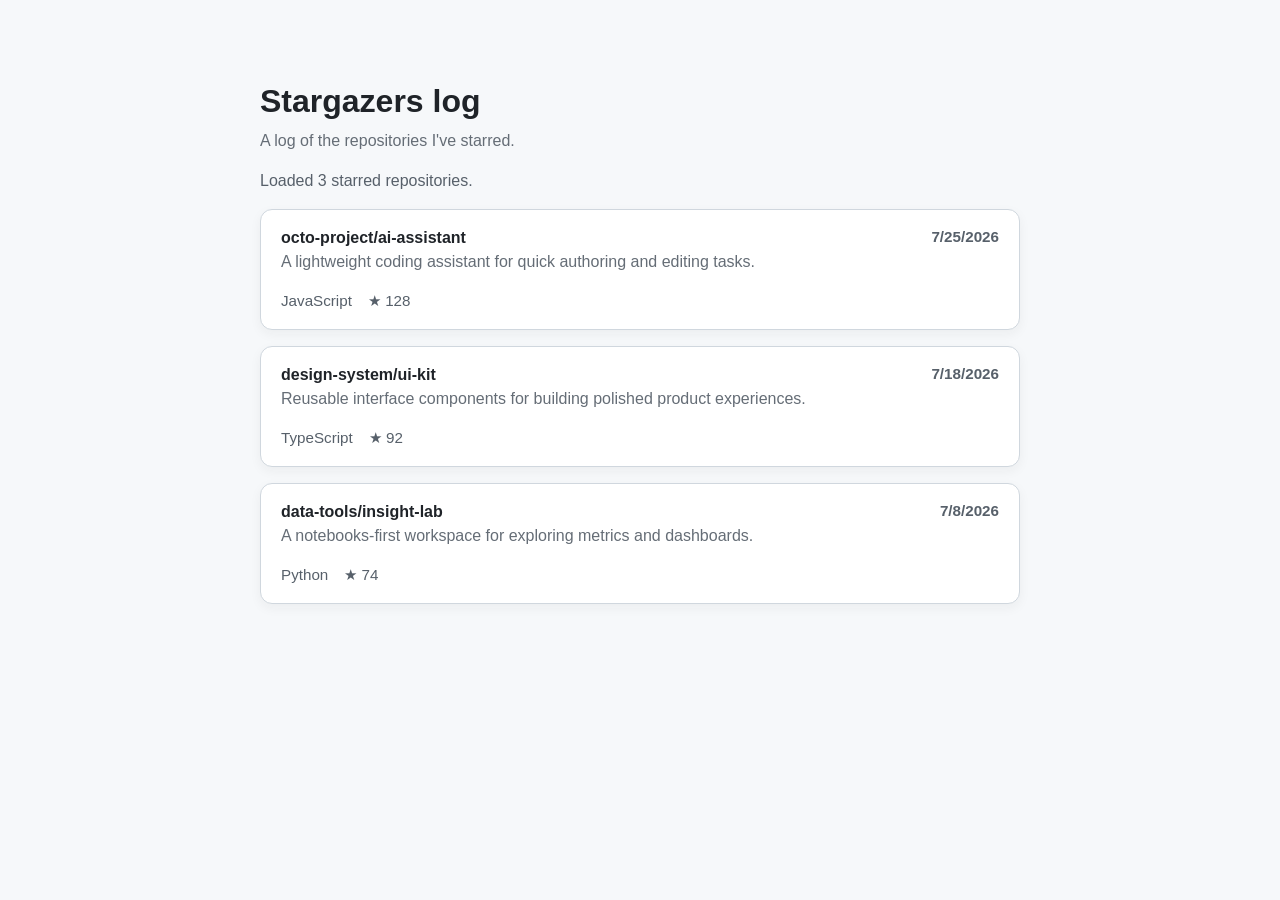
<file: index.html>
<!DOCTYPE html>
<html lang="en">
  <head>
    <meta charset="utf-8">
    <meta name="viewport" content="width=device-width, initial-scale=1.0">
    <title>Stargazers log</title>
    <link rel="stylesheet" href="style.css">
  </head>
  <body>
    <main>
      <h1 id="page-title">Stargazers log</h1>
      <p id="page-description">A log of the repositories I've starred.</p>
      <p id="events-status" role="status" aria-live="polite">Loading starred repositories…</p>
      <ul id="events-list" aria-labelledby="page-title"></ul>
    </main>

    <script src="script.js" defer></script>
  </body>
</html>
</file>
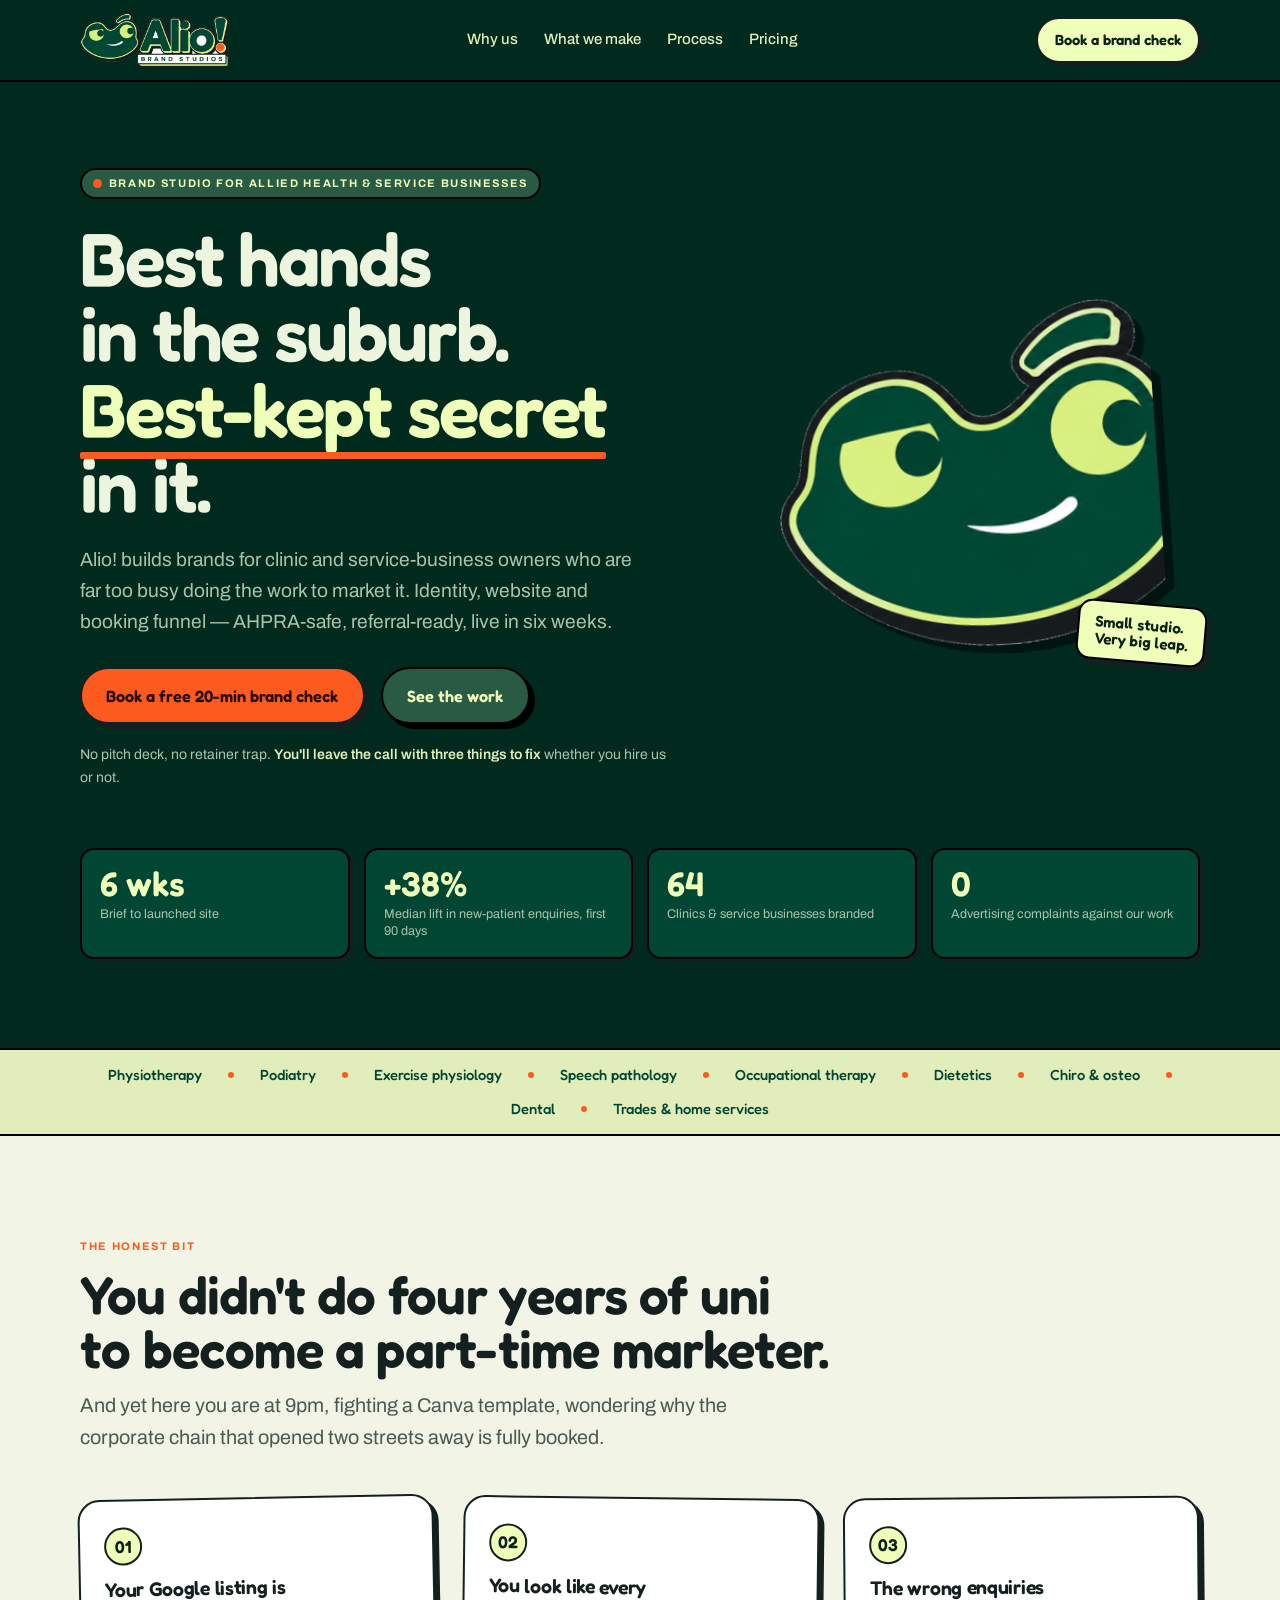
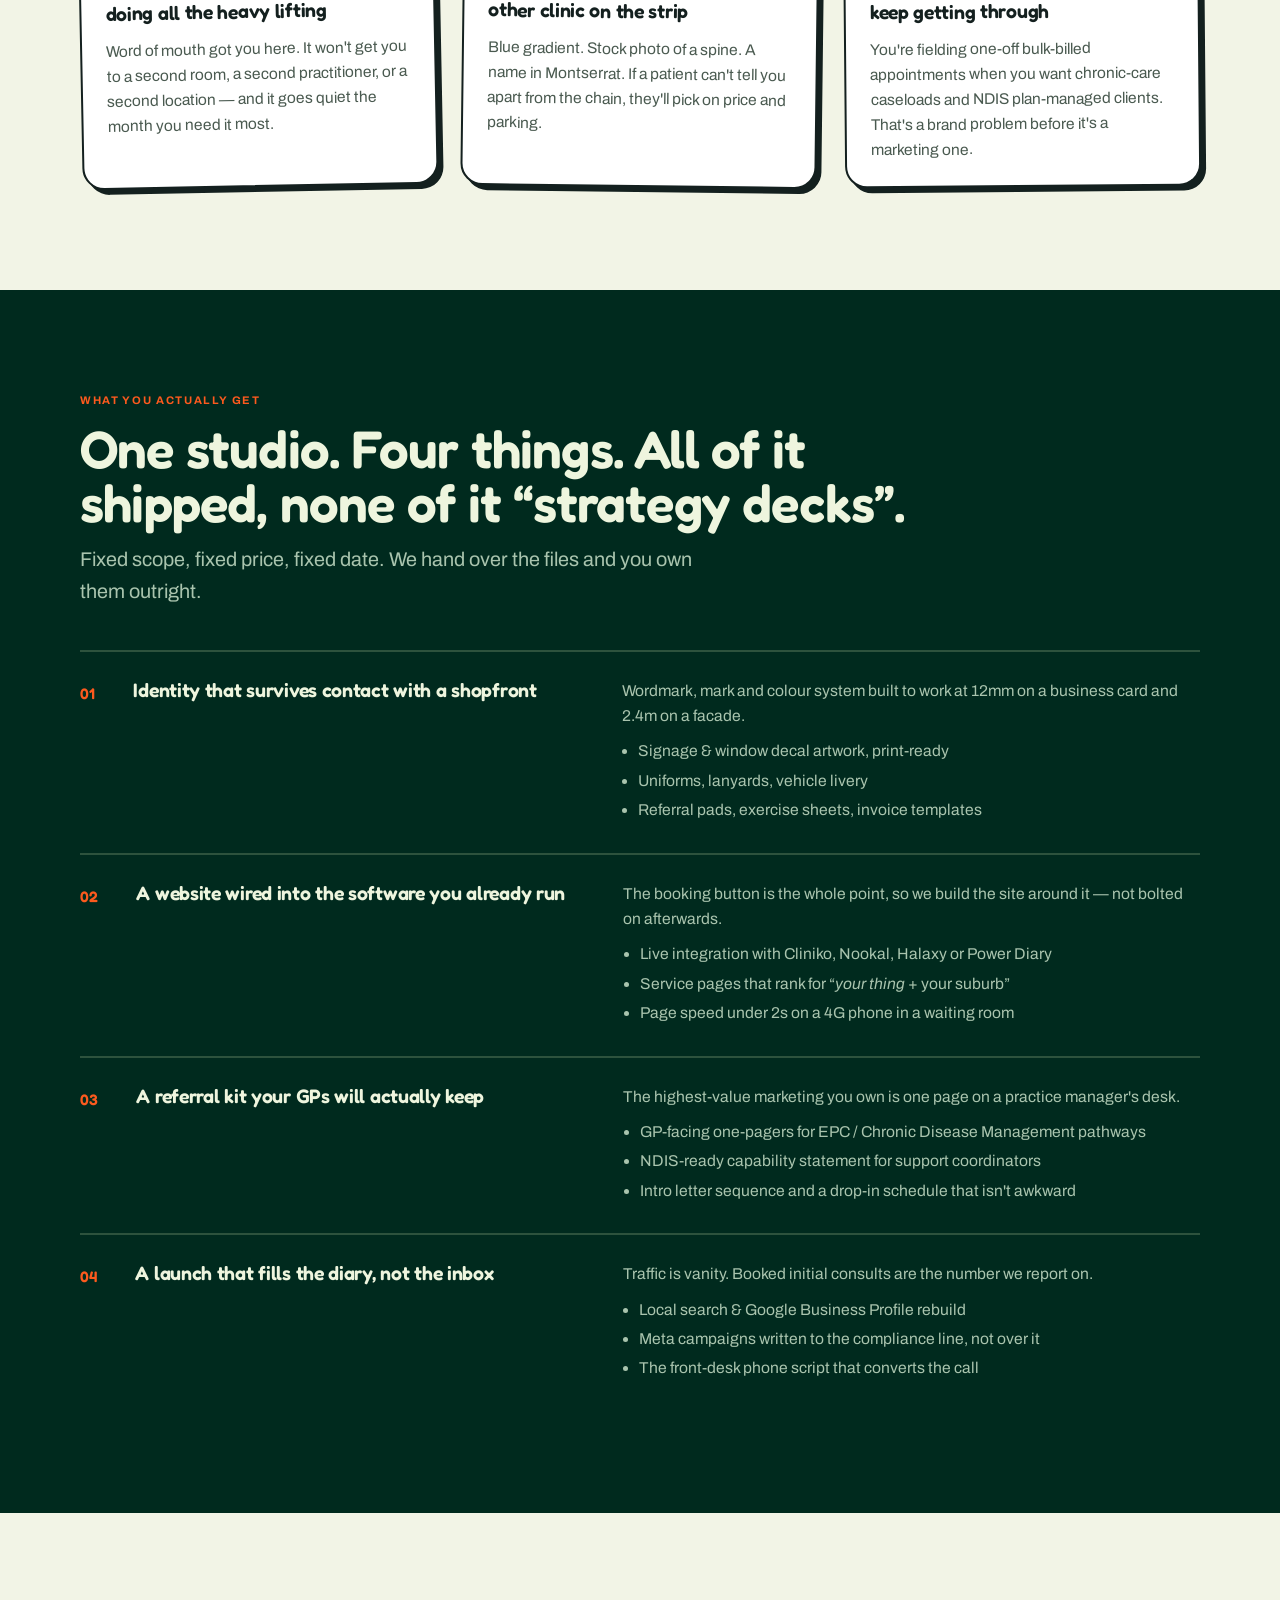
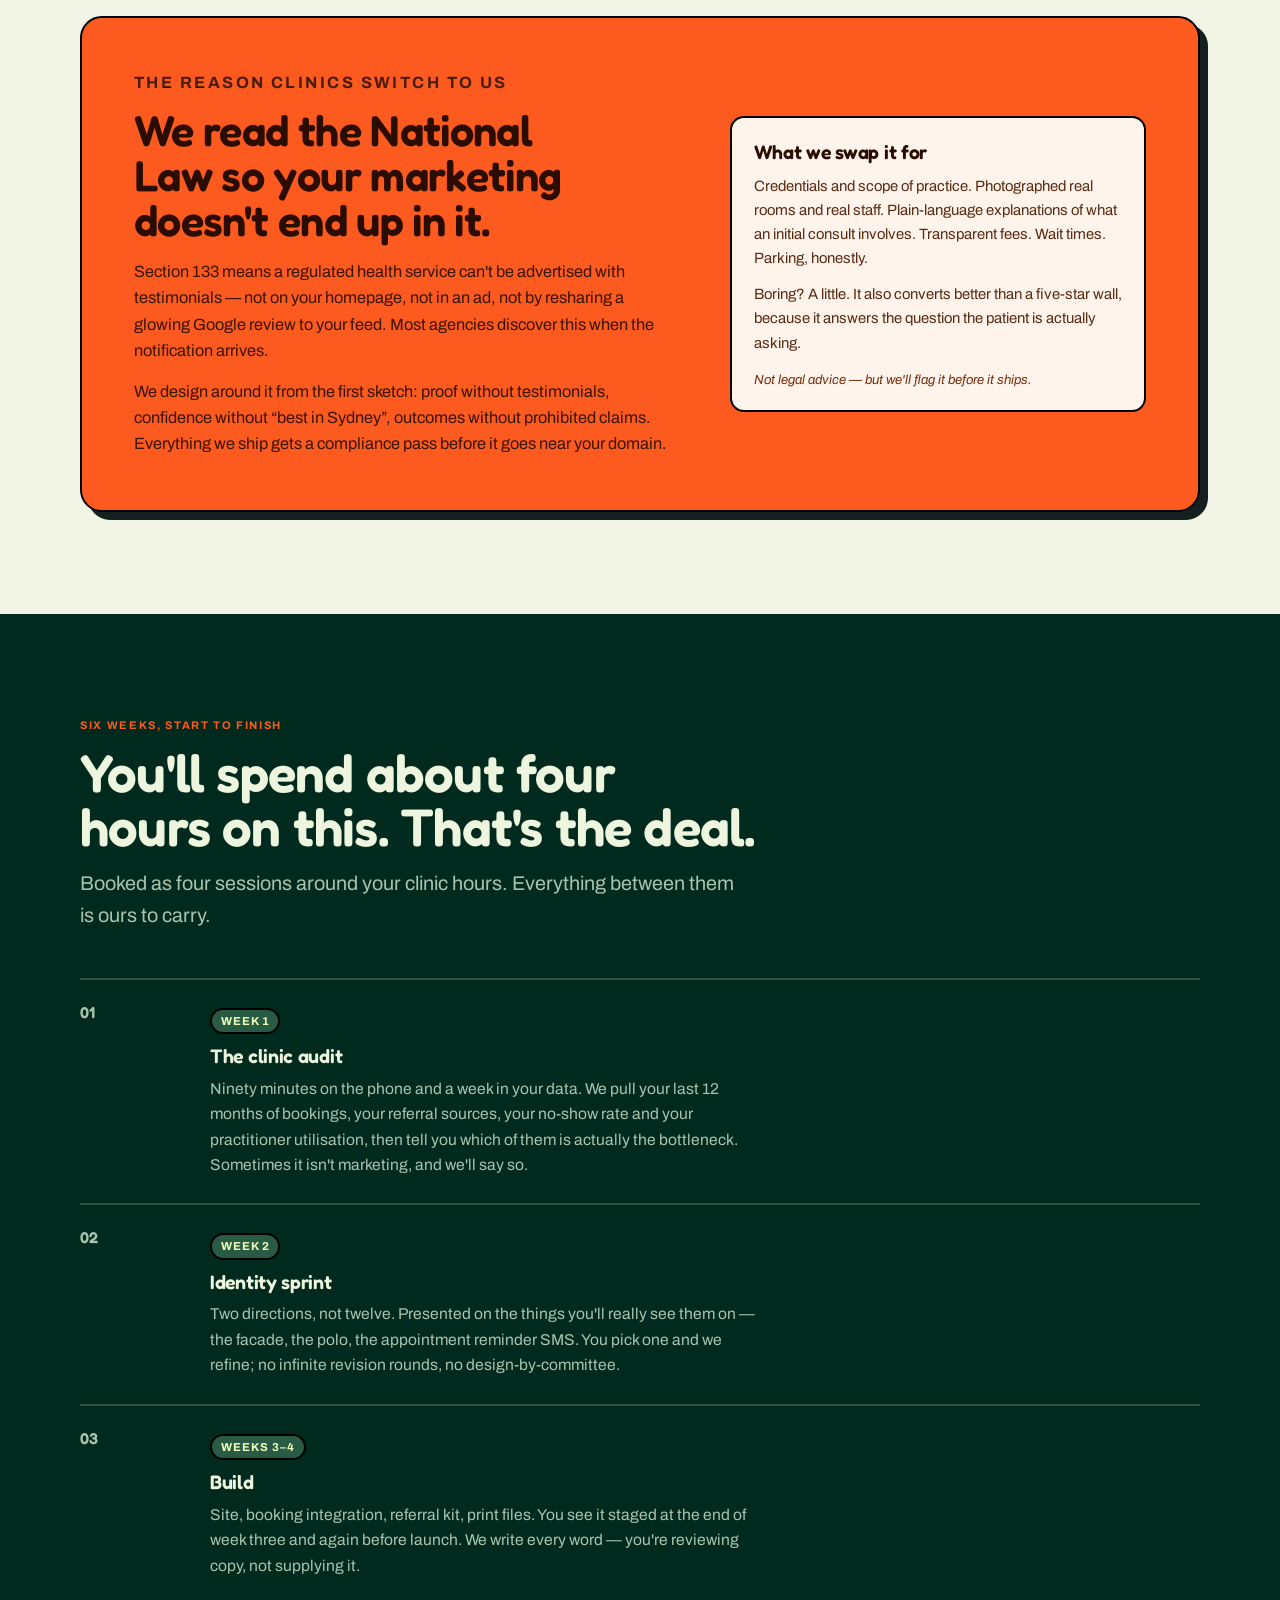
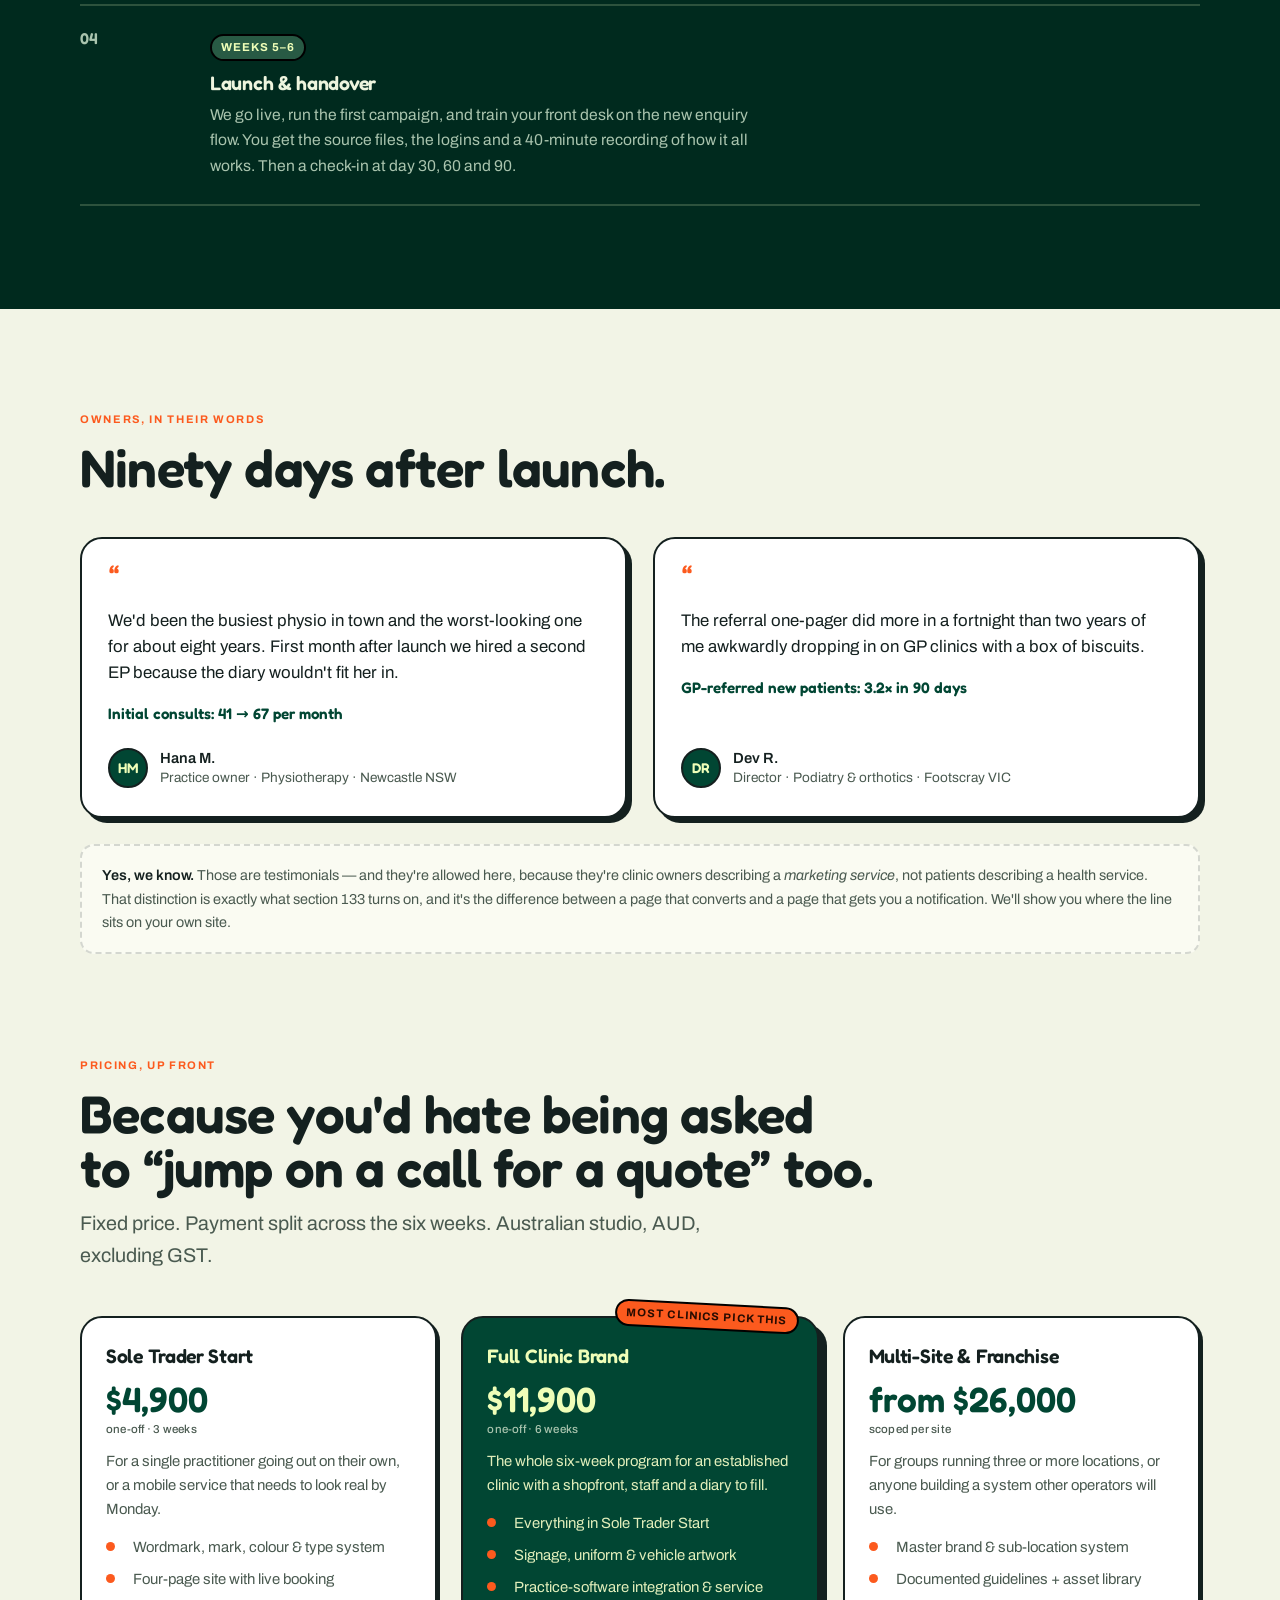
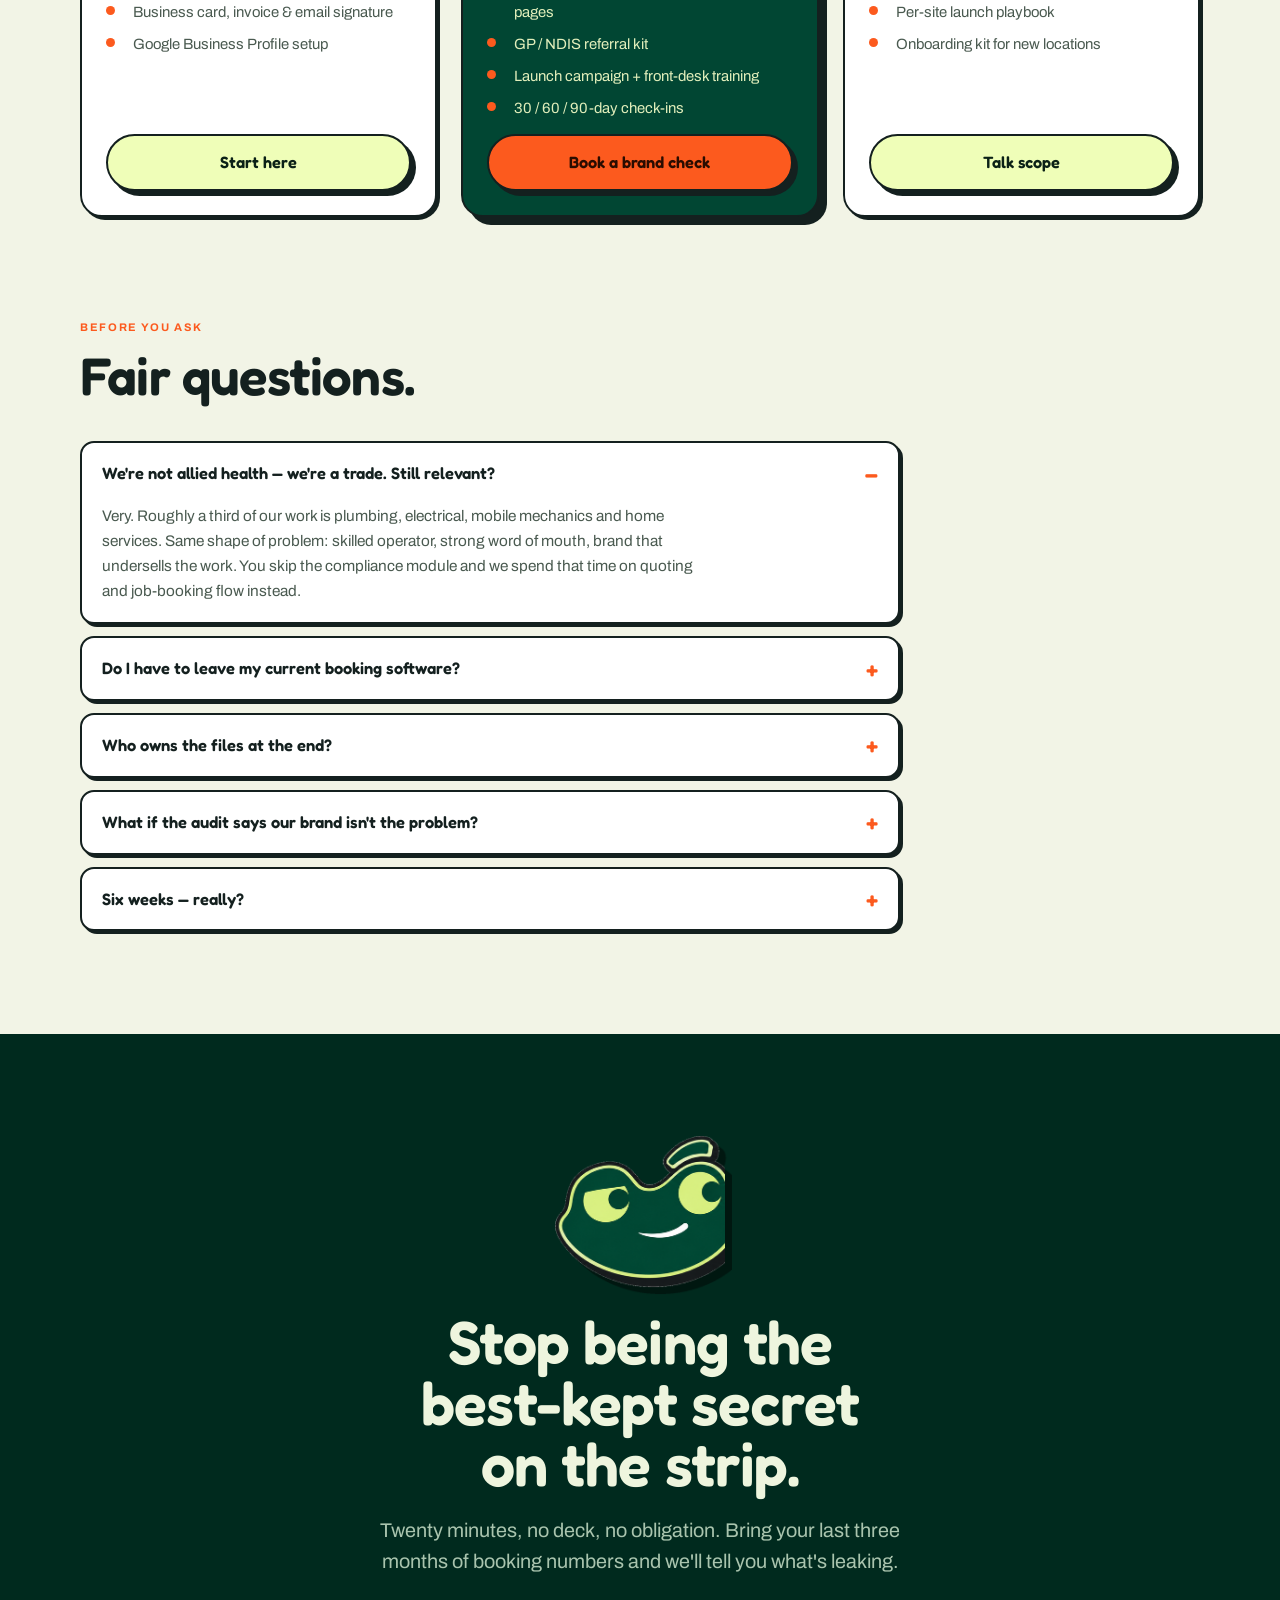
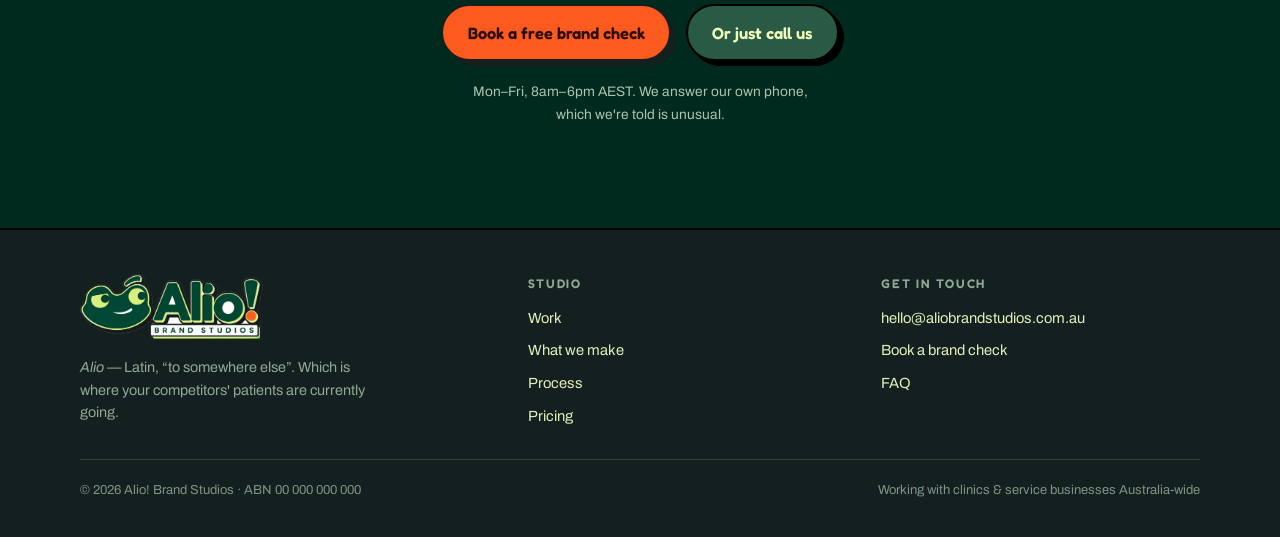
<file: alio-landing/index.html>
<!doctype html>
<html lang="en-AU">
<head>
<meta charset="utf-8">
<meta name="viewport" content="width=device-width, initial-scale=1, viewport-fit=cover">
<meta name="description" content="Alio! Brand Studios builds brands, websites and referral kits for Australian allied health clinics and service businesses. AHPRA-safe, referral-ready, live in six weeks.">
<link rel="icon" href="assets/alio-mark.png">
<style>
:root{color-scheme:light dark;padding-top:env(safe-area-inset-top,0px);padding-bottom:env(safe-area-inset-bottom,0px)}
body{margin:0}
img{max-width:100%}
[hidden]{display:none!important}
</style>
<title>Alio! Brand Studios</title>

<link rel="preconnect" href="https://fonts.googleapis.com">
<link rel="preconnect" href="https://fonts.gstatic.com" crossorigin>
<link rel="stylesheet" href="https://fonts.googleapis.com/css2?family=Archivo:wght@400;500;600;700&family=Fredoka:wght@400;500;600;700&display=swap">

<style>
/* ── tokens ─────────────────────────────────────────────────────────── */
:root{
  --ink:#14201F;
  --forest:#014633;
  --forest-deep:#002A1E;
  --moss:#285A44;
  --pistachio:#E1EEBB;
  --lime:#EFFEB8;
  --zest:#FC5A1E;

  --paper:#F2F4E6;
  --surface:#FFFFFF;
  --surface-2:#FAFBF2;
  --text:#14201F;
  --text-soft:#4A5A50;
  --line:#14201F;
  --rule:rgba(20,32,31,.16);

  --on-dark:#EEF5DE;
  --on-dark-soft:#A9C4AE;

  --kl:2.5px;
  --shadow:5px 5px 0 var(--ink);
  --shadow-sm:3px 3px 0 var(--ink);
  --shadow-lg:8px 8px 0 var(--ink);

  --r-lg:22px;
  --r-md:14px;
  --r-pill:999px;

  --display:"Fredoka","Trebuchet MS",system-ui,sans-serif;
  --body:"Archivo","Helvetica Neue",Arial,sans-serif;

  --wrap:1120px;
  --gutter:22px;
}
@media (prefers-color-scheme:dark){
  :root:not([data-theme="light"]){
    --paper:#0C1712;
    --surface:#122219;
    --surface-2:#0F1D16;
    --text:#EEF5DE;
    --text-soft:#9DB8A4;
    --line:#000000;
    --rule:rgba(225,238,187,.18);
    --forest-deep:#03150E;
  }
}
:root[data-theme="dark"]{
  --paper:#0C1712;
  --surface:#122219;
  --surface-2:#0F1D16;
  --text:#EEF5DE;
  --text-soft:#9DB8A4;
  --line:#000000;
  --rule:rgba(225,238,187,.18);
  --forest-deep:#03150E;
}

/* ── base ───────────────────────────────────────────────────────────── */
body{
  margin:0;
  background:var(--paper);
  color:var(--text);
  font-family:var(--body);
  font-size:17px;
  line-height:1.62;
  -webkit-font-smoothing:antialiased;
  overflow-x:hidden;
}
*,*::before,*::after{box-sizing:border-box}
img{max-width:100%;display:block}
a{color:inherit}
h1,h2,h3,h4{font-family:var(--display);margin:0;text-wrap:balance;letter-spacing:-.015em}
p{margin:0}
:focus-visible{outline:3px solid var(--zest);outline-offset:3px;border-radius:4px}

.band{width:100%;padding-inline:var(--gutter);padding-block:clamp(64px,8vw,116px)}
.wrap{max-width:var(--wrap);margin-inline:auto}
.band--forest{background:var(--forest-deep);color:var(--on-dark)}
.band--paper{background:var(--paper)}

.label{
  font-family:var(--body);font-size:.69rem;font-weight:700;
  text-transform:uppercase;letter-spacing:.15em;margin:0;
}
.h2{font-size:clamp(2rem,4.5vw,3.3rem);font-weight:600;line-height:1.02}
.h3{font-family:var(--display);font-size:1.22rem;font-weight:600;line-height:1.25}
.lead{font-size:clamp(1.06rem,1.6vw,1.24rem);line-height:1.6;color:var(--text-soft)}
.band--forest .lead{color:var(--on-dark-soft)}
.measure{max-width:60ch}

/* ── sticker construction (the logo's own build) ────────────────────── */
.sticker{
  border:var(--kl) solid var(--line);
  border-radius:var(--r-lg);
  box-shadow:var(--shadow);
  background:var(--surface);
}
.press{
  transition:transform .13s cubic-bezier(.3,.8,.4,1), box-shadow .13s cubic-bezier(.3,.8,.4,1);
}
.press:hover{transform:translate(2px,2px);box-shadow:3px 3px 0 var(--ink)}
.press:active{transform:translate(5px,5px);box-shadow:0 0 0 var(--ink)}
@media (prefers-reduced-motion:reduce){
  .press,.press:hover,.press:active{transition:none;transform:none}
}

/* ── buttons ────────────────────────────────────────────────────────── */
.btn{
  display:inline-flex;align-items:center;gap:.55em;
  font-family:var(--display);font-weight:600;font-size:1.02rem;
  padding:.82em 1.5em;border-radius:var(--r-pill);
  border:var(--kl) solid #14201F;box-shadow:5px 5px 0 #14201F;
  text-decoration:none;cursor:pointer;white-space:nowrap;
}
.btn--zest{background:var(--zest);color:#2A0C00}
.btn--lime{background:var(--lime);color:#0B2116}
.btn--ghost{background:var(--moss);color:var(--lime);border-color:#000;box-shadow:5px 5px 0 #000}
.btn--sm{font-size:.92rem;padding:.6em 1.15em;box-shadow:var(--shadow-sm)}
.btn--sm:hover{box-shadow:2px 2px 0 var(--ink)}

/* ── nav ────────────────────────────────────────────────────────────── */
.nav{
  position:sticky;top:env(safe-area-inset-top,0px);z-index:60;
  background:var(--forest-deep);
  border-bottom:var(--kl) solid #000;
  padding-inline:var(--gutter);
}
.nav__in{
  max-width:var(--wrap);margin-inline:auto;
  display:flex;align-items:center;gap:20px;
  padding-block:13px;
}
.nav__logo{height:54px;width:auto;flex:none}
.nav__links{display:flex;gap:26px;margin-left:auto;align-items:center}
.nav__links a{
  text-decoration:none;color:var(--pistachio);font-weight:500;font-size:.94rem;
  padding-block:4px;border-bottom:2px solid transparent;
}
.nav__links a:hover{border-bottom-color:var(--zest)}
@media (max-width:860px){ .nav__links{display:none} }

/* ── hero ───────────────────────────────────────────────────────────── */
.hero{
  background:var(--forest-deep);color:var(--on-dark);
  padding-inline:var(--gutter);
  padding-block:clamp(48px,7vw,86px) clamp(56px,7vw,92px);
  position:relative;overflow:hidden;
}
.hero__grid{
  max-width:var(--wrap);margin-inline:auto;position:relative;z-index:2;
  display:grid;grid-template-columns:1.12fr .88fr;gap:clamp(30px,5vw,64px);align-items:center;
}
.hero__eyebrow{
  display:inline-flex;align-items:center;gap:.6em;
  background:var(--moss);color:var(--lime);
  border:2px solid #000;border-radius:var(--r-pill);
  padding:.42em 1em;margin-bottom:22px;
}
.hero__dot{width:9px;height:9px;border-radius:50%;background:var(--zest);flex:none}
.hero h1{
  font-size:clamp(2.4rem,5.9vw,4.7rem);font-weight:600;line-height:1.0;
  letter-spacing:-.028em;margin-bottom:22px;text-wrap:initial;
}
.hero h1 em{font-style:normal;color:var(--lime);position:relative;white-space:nowrap}
.hero h1 em::after{
  content:"";position:absolute;left:0;right:0;bottom:-.055em;height:.095em;
  background:var(--zest);border-radius:2px;
}
.hero__sub{max-width:52ch;color:var(--on-dark-soft);font-size:clamp(1.04rem,1.5vw,1.2rem)}
.hero__cta{display:flex;flex-wrap:wrap;gap:16px;margin-block:30px 20px}
.hero__note{font-size:.88rem;color:var(--on-dark-soft)}
.hero__note b{color:var(--pistachio);font-weight:600}

.hero__art{position:relative;display:flex;justify-content:center}
.hero__frog{
  width:min(100%,380px);filter:drop-shadow(9px 9px 0 rgba(0,0,0,.5));
  transform:rotate(-4deg);
}
.hero__tag{
  position:absolute;right:-6px;bottom:-14px;
  background:var(--lime);color:#0B2116;
  border:var(--kl) solid #000;border-radius:var(--r-md);
  box-shadow:var(--shadow);
  padding:.7em 1.05em;transform:rotate(5deg);
  font-family:var(--display);font-weight:600;line-height:1.15;font-size:.95rem;max-width:210px;
}
@media (max-width:900px){
  .hero__grid{grid-template-columns:1fr}
  .hero__art{order:-1;margin-bottom:8px}
  .hero__frog{width:min(64%,250px)}
  .hero__tag{right:2%;bottom:-8px;font-size:.86rem;max-width:180px}
}

/* stat strip */
.stats{
  max-width:var(--wrap);margin:clamp(38px,5vw,58px) auto 0;position:relative;z-index:2;
  display:grid;grid-template-columns:repeat(4,1fr);gap:14px;
}
.stat{
  background:var(--forest);border:var(--kl) solid #000;border-radius:var(--r-md);
  box-shadow:var(--shadow-sm);padding:16px 18px;
}
.stat__n{
  font-family:var(--display);font-weight:600;font-size:clamp(1.6rem,3vw,2.15rem);
  line-height:1;color:var(--lime);font-variant-numeric:tabular-nums;
}
.stat__l{font-size:.79rem;color:var(--on-dark-soft);margin-top:6px;line-height:1.35}
@media (max-width:780px){ .stats{grid-template-columns:repeat(2,1fr)} }

/* ── logo ticker ────────────────────────────────────────────────────── */
.ticker{
  background:var(--pistachio);border-block:var(--kl) solid #000;
  padding-block:13px;padding-inline:var(--gutter);overflow:hidden;
}
.ticker__in{
  max-width:var(--wrap);margin-inline:auto;
  display:flex;flex-wrap:wrap;gap:10px 26px;justify-content:center;align-items:center;
  font-family:var(--display);font-weight:500;color:var(--forest);font-size:.92rem;
}
.ticker__in span{display:inline-flex;align-items:center;gap:26px}
.ticker__in span::after{content:"";width:6px;height:6px;border-radius:50%;background:var(--zest)}
.ticker__in span:last-child::after{display:none}

/* ── pain decals ────────────────────────────────────────────────────── */
.pain{display:grid;grid-template-columns:repeat(3,1fr);gap:clamp(18px,2.6vw,26px);margin-top:44px}
.decal{
  background:var(--surface);border:var(--kl) solid var(--line);border-radius:var(--r-lg);
  box-shadow:var(--shadow);padding:26px 24px 24px;
  display:flex;flex-direction:column;gap:12px;
}
.decal:nth-child(1){transform:rotate(-1.1deg)}
.decal:nth-child(2){transform:rotate(.7deg)}
.decal:nth-child(3){transform:rotate(-.5deg)}
.decal__tick{
  width:38px;height:38px;border-radius:50%;flex:none;
  border:var(--kl) solid var(--line);background:var(--lime);
  display:grid;place-items:center;font-family:var(--display);font-weight:600;color:#0B2116;
}
.decal p{color:var(--text-soft);font-size:.97rem}
@media (max-width:880px){ .pain{grid-template-columns:1fr} .decal{transform:none !important} }

/* ── services: rules, not boxes ─────────────────────────────────────── */
.svc{margin-top:42px;border-top:2px solid var(--rule)}
.svc__row{
  display:grid;grid-template-columns:auto 1.05fr 1.35fr;gap:clamp(16px,3vw,40px);
  align-items:start;padding-block:26px;border-bottom:2px solid var(--rule);
}
.svc__no{
  font-family:var(--display);font-weight:600;font-size:.95rem;color:var(--zest);
  font-variant-numeric:tabular-nums;padding-top:.28em;
}
.svc__body{color:var(--text-soft);font-size:.98rem}
.svc__body ul{margin:10px 0 0;padding-left:1.05em}
.svc__body li{margin-bottom:4px}
@media (max-width:820px){
  .svc__row{grid-template-columns:auto 1fr;gap:12px 16px}
  .svc__body{grid-column:2}
}

/* ── the AHPRA plate ────────────────────────────────────────────────── */
.plate{
  background:var(--zest);color:#2A0C00;
  border:var(--kl) solid #000;border-radius:var(--r-lg);box-shadow:var(--shadow-lg);
  padding:clamp(28px,4.5vw,52px);
  display:grid;grid-template-columns:1.25fr .95fr;gap:clamp(24px,4vw,48px);align-items:center;
}
.plate h2{font-size:clamp(1.8rem,3.6vw,2.7rem);font-weight:600;line-height:1.04;margin-bottom:16px}
.plate p{color:#3A1404;font-size:1.02rem}
.plate .label{color:#4A1B06;margin-bottom:12px}
.plate__card{
  background:#FFF4EC;border:var(--kl) solid #000;border-radius:var(--r-md);padding:22px 22px 20px;
}
.plate__card .h3{margin-bottom:10px;color:#2A0C00}
.plate__card p{font-size:.93rem;color:#5A2A12}
.plate__card .plate__fine{font-size:.82rem;color:#7A2E0C;margin-top:14px;font-style:italic}
@media (max-width:860px){ .plate{grid-template-columns:1fr} }

/* ── process spine ──────────────────────────────────────────────────── */
.steps{margin-top:46px;display:grid;gap:0}
.step{
  display:grid;grid-template-columns:96px 1fr;gap:clamp(16px,3vw,34px);
  padding-block:26px;border-top:2px solid rgba(225,238,187,.2);align-items:start;
}
.step:last-child{border-bottom:2px solid rgba(225,238,187,.2)}
.step__n{
  font-family:var(--display);font-weight:600;font-size:clamp(2rem,4vw,2.9rem);line-height:.9;
  color:var(--moss);font-variant-numeric:tabular-nums;
}
.step__wk{
  display:inline-block;background:var(--moss);color:var(--lime);
  border:2px solid #000;border-radius:var(--r-pill);
  padding:.18em .75em;font-size:.72rem;font-weight:700;letter-spacing:.09em;
  text-transform:uppercase;margin-bottom:10px;
}
.step h3{color:var(--on-dark);margin-bottom:7px}
.step p{color:var(--on-dark-soft);font-size:.98rem;max-width:62ch}
@media (max-width:700px){ .step{grid-template-columns:62px 1fr} }

/* ── proof ──────────────────────────────────────────────────────────── */
.proof{display:grid;grid-template-columns:1fr 1fr;gap:clamp(18px,2.6vw,26px);margin-top:42px}
.quote{
  background:var(--surface);border:var(--kl) solid var(--line);border-radius:var(--r-lg);
  box-shadow:var(--shadow);padding:28px 26px;display:flex;flex-direction:column;gap:16px;
}
.quote__mark{font-family:var(--display);font-size:2.6rem;line-height:.6;color:var(--zest)}
.quote blockquote{margin:0;font-size:1.05rem;line-height:1.55}
.quote__who{display:flex;align-items:center;gap:12px;margin-top:auto;padding-top:6px}
.quote__av{
  width:40px;height:40px;border-radius:50%;flex:none;background:var(--forest);
  border:2px solid var(--line);display:grid;place-items:center;
  font-family:var(--display);font-weight:600;color:var(--lime);font-size:.88rem;
}
.quote__meta{font-size:.85rem;color:var(--text-soft);line-height:1.35}
.quote__meta b{display:block;color:var(--text);font-weight:600;font-size:.92rem}
.quote__delta{
  font-family:var(--display);font-weight:600;color:var(--forest);font-size:.95rem;
}
.legal-note{
  margin-top:26px;background:var(--surface-2);
  border:2px dashed var(--rule);border-radius:var(--r-md);
  padding:18px 20px;font-size:.9rem;color:var(--text-soft);
}
.legal-note b{color:var(--text);font-weight:600}
@media (max-width:820px){ .proof{grid-template-columns:1fr} }

/* ── pricing ────────────────────────────────────────────────────────── */
.tiers{display:grid;grid-template-columns:repeat(3,1fr);gap:clamp(18px,2.4vw,24px);margin-top:44px;align-items:stretch}
.tier{
  background:var(--surface);border:var(--kl) solid var(--line);border-radius:var(--r-lg);
  padding:26px 24px 24px;display:flex;flex-direction:column;gap:14px;
  box-shadow:var(--shadow-sm);
}
.tier--hero{background:var(--forest);color:var(--on-dark);box-shadow:var(--shadow-lg);position:relative}
.tier--hero .tier__price,.tier--hero .h3{color:var(--lime)}
.tier--hero .tier__desc,.tier--hero li{color:var(--pistachio)}
.tier__flag{
  position:absolute;top:-15px;right:18px;background:var(--zest);color:#2A0C00;
  border:2px solid #000;border-radius:var(--r-pill);padding:.22em .8em;
  font-size:.7rem;font-weight:700;text-transform:uppercase;letter-spacing:.1em;
  transform:rotate(3deg);
}
.tier__price{
  font-family:var(--display);font-weight:600;font-size:clamp(1.7rem,3vw,2.2rem);
  line-height:1;color:var(--forest);font-variant-numeric:tabular-nums;
}
.tier__price small{font-family:var(--body);font-size:.72rem;font-weight:500;color:var(--text-soft);display:block;margin-top:6px;letter-spacing:.02em}
.tier--hero .tier__price small{color:var(--on-dark-soft)}
.tier__desc{font-size:.93rem;color:var(--text-soft)}
.tier ul{margin:0;padding-left:0;list-style:none;display:grid;gap:8px;font-size:.93rem;color:var(--text-soft)}
.tier li{display:grid;grid-template-columns:18px 1fr;gap:9px;align-items:start}
.tier li::before{content:"";width:9px;height:9px;margin-top:.45em;border-radius:50%;background:var(--zest)}
.tier .btn{margin-top:auto;justify-content:center}
@media (max-width:900px){ .tiers{grid-template-columns:1fr} }

/* ── faq ────────────────────────────────────────────────────────────── */
.faq{margin-top:38px;display:grid;gap:12px;max-width:min(100%,820px)}
.faq details{
  background:var(--surface);border:var(--kl) solid var(--line);border-radius:var(--r-md);
  padding:0 20px;box-shadow:var(--shadow-sm);
}
.faq summary{
  font-family:var(--display);font-weight:600;font-size:1.03rem;
  padding-block:17px;cursor:pointer;list-style:none;
  display:flex;justify-content:space-between;align-items:center;gap:16px;
}
.faq summary::-webkit-details-marker{display:none}
.faq summary::after{
  content:"+";font-size:1.5rem;line-height:1;color:var(--zest);flex:none;
}
.faq details[open] summary::after{content:"–"}
.faq details p{padding-bottom:19px;color:var(--text-soft);font-size:.96rem;max-width:66ch}

/* ── close ──────────────────────────────────────────────────────────── */
.close{text-align:center;display:grid;justify-items:center;gap:20px}
.close h2{font-size:clamp(2.1rem,5.4vw,3.8rem);font-weight:600;line-height:1.0;max-width:16ch}
.close__frog{width:min(46%,170px);margin-bottom:4px;filter:drop-shadow(7px 7px 0 rgba(0,0,0,.45))}
.close__cta{display:flex;flex-wrap:wrap;gap:15px;justify-content:center;margin-top:6px}
.close__fine{font-size:.86rem;color:var(--on-dark-soft);max-width:46ch}

/* ── footer ─────────────────────────────────────────────────────────── */
.foot{
  background:var(--ink);color:var(--pistachio);
  padding-inline:var(--gutter);padding-block:44px 36px;
  border-top:var(--kl) solid #000;
}
.foot__in{
  max-width:var(--wrap);margin-inline:auto;
  display:grid;grid-template-columns:1.3fr 1fr 1fr;gap:34px;align-items:start;
}
.foot__logo{height:66px;width:auto;margin-bottom:16px}
.foot__tag{font-size:.9rem;color:#8FA894;max-width:36ch;line-height:1.55}
.foot h4{font-family:var(--display);font-size:.78rem;text-transform:uppercase;letter-spacing:.14em;color:#8FA894;margin-bottom:12px;font-weight:600}
.foot ul{list-style:none;margin:0;padding:0;display:grid;gap:9px;font-size:.92rem}
.foot a{text-decoration:none;color:var(--pistachio)}
.foot a:hover{color:var(--zest)}
.foot__base{
  max-width:var(--wrap);margin:30px auto 0;padding-top:20px;border-top:1px solid rgba(225,238,187,.16);
  display:flex;flex-wrap:wrap;gap:12px 24px;justify-content:space-between;
  font-size:.81rem;color:#7C9482;
}
@media (max-width:780px){ .foot__in{grid-template-columns:1fr 1fr} .foot__brand{grid-column:1/-1} }
</style>

</head>
<body>
<!-- ══ NAV ══════════════════════════════════════════════════════════ -->
<nav class="nav">
  <div class="nav__in">
    <img class="nav__logo" src="assets/alio-logo.png" alt="Alio! Brand Studios">
    <div class="nav__links">
      <a href="#problem">Why us</a>
      <a href="#services">What we make</a>
      <a href="#process">Process</a>
      <a href="#pricing">Pricing</a>
    </div>
    <a class="btn btn--lime btn--sm press" href="#book" style="margin-left:auto">Book a brand check</a>
  </div>
</nav>

<!-- ══ HERO ═════════════════════════════════════════════════════════ -->
<header class="hero">
  <div class="hero__grid">
    <div>
      <p class="hero__eyebrow label"><span class="hero__dot"></span>Brand studio for allied health &amp; service businesses</p>
      <h1>Best hands<br>in the suburb.<br><em>Best-kept secret</em><br>in it.</h1>
      <p class="hero__sub">
        Alio! builds brands for clinic and service-business owners who are far too busy
        doing the work to market it. Identity, website and booking funnel —
        AHPRA-safe, referral-ready, live in six weeks.
      </p>
      <div class="hero__cta">
        <a class="btn btn--zest press" href="#book">Book a free 20-min brand check</a>
        <a class="btn btn--ghost press" href="#work">See the work</a>
      </div>
      <p class="hero__note">
        No pitch deck, no retainer trap. <b>You'll leave the call with three things to fix</b> whether you hire us or not.
      </p>
    </div>
    <div class="hero__art">
      <img class="hero__frog" src="assets/alio-mark.png" alt="">
      <p class="hero__tag">Small studio.<br>Very big leap.</p>
    </div>
  </div>

  <div class="stats">
    <div class="stat">
      <p class="stat__n">6 wks</p>
      <p class="stat__l">Brief to launched site</p>
    </div>
    <div class="stat">
      <p class="stat__n">+38%</p>
      <p class="stat__l">Median lift in new-patient enquiries, first 90 days</p>
    </div>
    <div class="stat">
      <p class="stat__n">64</p>
      <p class="stat__l">Clinics &amp; service businesses branded</p>
    </div>
    <div class="stat">
      <p class="stat__n">0</p>
      <p class="stat__l">Advertising complaints against our work</p>
    </div>
  </div>
</header>

<!-- ══ TICKER ═══════════════════════════════════════════════════════ -->
<div class="ticker">
  <div class="ticker__in">
    <span>Physiotherapy</span><span>Podiatry</span><span>Exercise physiology</span>
    <span>Speech pathology</span><span>Occupational therapy</span><span>Dietetics</span>
    <span>Chiro &amp; osteo</span><span>Dental</span><span>Trades &amp; home services</span>
  </div>
</div>

<!-- ══ PROBLEM ══════════════════════════════════════════════════════ -->
<section class="band band--paper" id="problem">
  <div class="wrap">
    <p class="label" style="color:var(--zest)">The honest bit</p>
    <h2 class="h2 measure" style="margin-block:12px 14px">You didn't do four years of uni to become a part-time marketer.</h2>
    <p class="lead measure">
      And yet here you are at 9pm, fighting a Canva template, wondering why the
      corporate chain that opened two streets away is fully booked.
    </p>

    <div class="pain">
      <article class="decal">
        <span class="decal__tick">01</span>
        <h3 class="h3">Your Google listing is doing all the heavy lifting</h3>
        <p>Word of mouth got you here. It won't get you to a second room, a second practitioner, or a second location — and it goes quiet the month you need it most.</p>
      </article>
      <article class="decal">
        <span class="decal__tick">02</span>
        <h3 class="h3">You look like every other clinic on the strip</h3>
        <p>Blue gradient. Stock photo of a spine. A name in Montserrat. If a patient can't tell you apart from the chain, they'll pick on price and parking.</p>
      </article>
      <article class="decal">
        <span class="decal__tick">03</span>
        <h3 class="h3">The wrong enquiries keep getting through</h3>
        <p>You're fielding one-off bulk-billed appointments when you want chronic-care caseloads and NDIS plan-managed clients. That's a brand problem before it's a marketing one.</p>
      </article>
    </div>
  </div>
</section>

<!-- ══ SERVICES ═════════════════════════════════════════════════════ -->
<section class="band band--forest" id="services">
  <div class="wrap">
    <p class="label" style="color:var(--zest)">What you actually get</p>
    <h2 class="h2 measure" style="margin-block:12px 14px;color:var(--on-dark)">One studio. Four things. All of it shipped, none of it &ldquo;strategy decks&rdquo;.</h2>
    <p class="lead measure">Fixed scope, fixed price, fixed date. We hand over the files and you own them outright.</p>

    <div class="svc" style="border-top-color:rgba(225,238,187,.2)">
      <div class="svc__row" style="border-bottom-color:rgba(225,238,187,.2)">
        <p class="svc__no">01</p>
        <h3 class="h3" style="color:var(--on-dark)">Identity that survives contact with a shopfront</h3>
        <div class="svc__body" style="color:var(--on-dark-soft)">
          Wordmark, mark and colour system built to work at 12mm on a business card and 2.4m on a facade.
          <ul>
            <li>Signage &amp; window decal artwork, print-ready</li>
            <li>Uniforms, lanyards, vehicle livery</li>
            <li>Referral pads, exercise sheets, invoice templates</li>
          </ul>
        </div>
      </div>
      <div class="svc__row" style="border-bottom-color:rgba(225,238,187,.2)">
        <p class="svc__no">02</p>
        <h3 class="h3" style="color:var(--on-dark)">A website wired into the software you already run</h3>
        <div class="svc__body" style="color:var(--on-dark-soft)">
          The booking button is the whole point, so we build the site around it — not bolted on afterwards.
          <ul>
            <li>Live integration with Cliniko, Nookal, Halaxy or Power Diary</li>
            <li>Service pages that rank for &ldquo;<em>your thing</em> + your suburb&rdquo;</li>
            <li>Page speed under 2s on a 4G phone in a waiting room</li>
          </ul>
        </div>
      </div>
      <div class="svc__row" style="border-bottom-color:rgba(225,238,187,.2)">
        <p class="svc__no">03</p>
        <h3 class="h3" style="color:var(--on-dark)">A referral kit your GPs will actually keep</h3>
        <div class="svc__body" style="color:var(--on-dark-soft)">
          The highest-value marketing you own is one page on a practice manager's desk.
          <ul>
            <li>GP-facing one-pagers for EPC / Chronic Disease Management pathways</li>
            <li>NDIS-ready capability statement for support coordinators</li>
            <li>Intro letter sequence and a drop-in schedule that isn't awkward</li>
          </ul>
        </div>
      </div>
      <div class="svc__row" style="border-bottom:none">
        <p class="svc__no">04</p>
        <h3 class="h3" style="color:var(--on-dark)">A launch that fills the diary, not the inbox</h3>
        <div class="svc__body" style="color:var(--on-dark-soft)">
          Traffic is vanity. Booked initial consults are the number we report on.
          <ul>
            <li>Local search &amp; Google Business Profile rebuild</li>
            <li>Meta campaigns written to the compliance line, not over it</li>
            <li>The front-desk phone script that converts the call</li>
          </ul>
        </div>
      </div>
    </div>
  </div>
</section>

<!-- ══ AHPRA PLATE ══════════════════════════════════════════════════ -->
<section class="band band--paper">
  <div class="wrap">
    <div class="plate">
      <div>
        <p class="label">The reason clinics switch to us</p>
        <h2>We read the National Law so your marketing doesn't end up in it.</h2>
        <p>
          Section 133 means a regulated health service can't be advertised with testimonials —
          not on your homepage, not in an ad, not by resharing a glowing Google review to your feed.
          Most agencies discover this when the notification arrives.
        </p>
        <p style="margin-top:14px">
          We design around it from the first sketch: proof without testimonials,
          confidence without &ldquo;best in Sydney&rdquo;, outcomes without prohibited claims.
          Everything we ship gets a compliance pass before it goes near your domain.
        </p>
      </div>
      <div class="plate__card">
        <h3 class="h3">What we swap it for</h3>
        <p>
          Credentials and scope of practice. Photographed real rooms and real staff.
          Plain-language explanations of what an initial consult involves.
          Transparent fees. Wait times. Parking, honestly.
        </p>
        <p style="margin-top:12px">
          Boring? A little. It also converts better than a five-star wall,
          because it answers the question the patient is actually asking.
        </p>
        <p class="plate__fine">Not legal advice — but we'll flag it before it ships.</p>
      </div>
    </div>
  </div>
</section>

<!-- ══ PROCESS ══════════════════════════════════════════════════════ -->
<section class="band band--forest" id="process">
  <div class="wrap">
    <p class="label" style="color:var(--zest)">Six weeks, start to finish</p>
    <h2 class="h2 measure" style="margin-block:12px 14px;color:var(--on-dark)">You'll spend about four hours on this. That's the deal.</h2>
    <p class="lead measure">Booked as four sessions around your clinic hours. Everything between them is ours to carry.</p>

    <div class="steps">
      <div class="step">
        <p class="step__n">01</p>
        <div>
          <span class="step__wk">Week 1</span>
          <h3 class="h3">The clinic audit</h3>
          <p>Ninety minutes on the phone and a week in your data. We pull your last 12 months of bookings, your referral sources, your no-show rate and your practitioner utilisation, then tell you which of them is actually the bottleneck. Sometimes it isn't marketing, and we'll say so.</p>
        </div>
      </div>
      <div class="step">
        <p class="step__n">02</p>
        <div>
          <span class="step__wk">Week 2</span>
          <h3 class="h3">Identity sprint</h3>
          <p>Two directions, not twelve. Presented on the things you'll really see them on — the facade, the polo, the appointment reminder SMS. You pick one and we refine; no infinite revision rounds, no design-by-committee.</p>
        </div>
      </div>
      <div class="step">
        <p class="step__n">03</p>
        <div>
          <span class="step__wk">Weeks 3–4</span>
          <h3 class="h3">Build</h3>
          <p>Site, booking integration, referral kit, print files. You see it staged at the end of week three and again before launch. We write every word — you're reviewing copy, not supplying it.</p>
        </div>
      </div>
      <div class="step">
        <p class="step__n">04</p>
        <div>
          <span class="step__wk">Weeks 5–6</span>
          <h3 class="h3">Launch &amp; handover</h3>
          <p>We go live, run the first campaign, and train your front desk on the new enquiry flow. You get the source files, the logins and a 40-minute recording of how it all works. Then a check-in at day 30, 60 and 90.</p>
        </div>
      </div>
    </div>
  </div>
</section>

<!-- ══ PROOF ════════════════════════════════════════════════════════ -->
<section class="band band--paper" id="work">
  <div class="wrap">
    <p class="label" style="color:var(--zest)">Owners, in their words</p>
    <h2 class="h2 measure" style="margin-block:12px 14px">Ninety days after launch.</h2>

    <div class="proof">
      <article class="quote">
        <p class="quote__mark">&ldquo;</p>
        <blockquote>We'd been the busiest physio in town and the worst-looking one for about eight years. First month after launch we hired a second EP because the diary wouldn't fit her in.</blockquote>
        <p class="quote__delta">Initial consults: 41 → 67 per month</p>
        <div class="quote__who">
          <span class="quote__av">HM</span>
          <p class="quote__meta"><b>Hana M.</b>Practice owner · Physiotherapy · Newcastle NSW</p>
        </div>
      </article>
      <article class="quote">
        <p class="quote__mark">&ldquo;</p>
        <blockquote>The referral one-pager did more in a fortnight than two years of me awkwardly dropping in on GP clinics with a box of biscuits.</blockquote>
        <p class="quote__delta">GP-referred new patients: 3.2× in 90 days</p>
        <div class="quote__who">
          <span class="quote__av">DR</span>
          <p class="quote__meta"><b>Dev R.</b>Director · Podiatry &amp; orthotics · Footscray VIC</p>
        </div>
      </article>
    </div>

    <p class="legal-note">
      <b>Yes, we know.</b> Those are testimonials — and they're allowed here, because they're clinic owners
      describing a <i>marketing service</i>, not patients describing a health service. That distinction is
      exactly what section 133 turns on, and it's the difference between a page that converts and a page
      that gets you a notification. We'll show you where the line sits on your own site.
    </p>
  </div>
</section>

<!-- ══ PRICING ══════════════════════════════════════════════════════ -->
<section class="band band--paper" id="pricing" style="padding-top:0">
  <div class="wrap">
    <p class="label" style="color:var(--zest)">Pricing, up front</p>
    <h2 class="h2 measure" style="margin-block:12px 14px">Because you'd hate being asked to &ldquo;jump on a call for a quote&rdquo; too.</h2>
    <p class="lead measure">Fixed price. Payment split across the six weeks. Australian studio, AUD, excluding GST.</p>

    <div class="tiers">
      <article class="tier">
        <h3 class="h3">Sole Trader Start</h3>
        <p class="tier__price">$4,900<small>one-off · 3 weeks</small></p>
        <p class="tier__desc">For a single practitioner going out on their own, or a mobile service that needs to look real by Monday.</p>
        <ul>
          <li>Wordmark, mark, colour &amp; type system</li>
          <li>Four-page site with live booking</li>
          <li>Business card, invoice &amp; email signature</li>
          <li>Google Business Profile setup</li>
        </ul>
        <a class="btn btn--lime press" href="#book">Start here</a>
      </article>

      <article class="tier tier--hero">
        <span class="tier__flag">Most clinics pick this</span>
        <h3 class="h3">Full Clinic Brand</h3>
        <p class="tier__price">$11,900<small>one-off · 6 weeks</small></p>
        <p class="tier__desc">The whole six-week program for an established clinic with a shopfront, staff and a diary to fill.</p>
        <ul>
          <li>Everything in Sole Trader Start</li>
          <li>Signage, uniform &amp; vehicle artwork</li>
          <li>Practice-software integration &amp; service pages</li>
          <li>GP / NDIS referral kit</li>
          <li>Launch campaign + front-desk training</li>
          <li>30 / 60 / 90-day check-ins</li>
        </ul>
        <a class="btn btn--zest press" href="#book">Book a brand check</a>
      </article>

      <article class="tier">
        <h3 class="h3">Multi-Site &amp; Franchise</h3>
        <p class="tier__price">from $26,000<small>scoped per site</small></p>
        <p class="tier__desc">For groups running three or more locations, or anyone building a system other operators will use.</p>
        <ul>
          <li>Master brand &amp; sub-location system</li>
          <li>Documented guidelines + asset library</li>
          <li>Per-site launch playbook</li>
          <li>Onboarding kit for new locations</li>
        </ul>
        <a class="btn btn--lime press" href="#book">Talk scope</a>
      </article>
    </div>
  </div>
</section>

<!-- ══ FAQ ══════════════════════════════════════════════════════════ -->
<section class="band band--paper" id="faq" style="padding-top:0">
  <div class="wrap">
    <p class="label" style="color:var(--zest)">Before you ask</p>
    <h2 class="h2" style="margin-block:12px 0">Fair questions.</h2>

    <div class="faq">
      <details open>
        <summary>We're not allied health — we're a trade. Still relevant?</summary>
        <p>Very. Roughly a third of our work is plumbing, electrical, mobile mechanics and home services. Same shape of problem: skilled operator, strong word of mouth, brand that undersells the work. You skip the compliance module and we spend that time on quoting and job-booking flow instead.</p>
      </details>
      <details>
        <summary>Do I have to leave my current booking software?</summary>
        <p>No. We build to whatever you already run — Cliniko, Nookal, Halaxy, Power Diary, Coreplus. Changing practice software mid-rebrand is how clinics lose a month of billings, and we'll talk you out of it.</p>
      </details>
      <details>
        <summary>Who owns the files at the end?</summary>
        <p>You do, outright — source files, fonts licensed in your name, domain and hosting in your account. No hostage retainer. If you want us monthly afterwards, that's a separate conversation you're free to decline.</p>
      </details>
      <details>
        <summary>What if the audit says our brand isn't the problem?</summary>
        <p>Then we tell you that in week one and you don't spend the money. It happens a few times a year — usually the real issue is availability, cancellation policy, or a front desk that isn't rebooking. We'll write it up either way.</p>
      </details>
      <details>
        <summary>Six weeks — really?</summary>
        <p>Really, provided you make the four sessions. Our schedule slips when owners disappear for a fortnight mid-build, so we lock the dates at kickoff and hold them. We've run this program 64 times.</p>
      </details>
    </div>
  </div>
</section>

<!-- ══ CLOSE ════════════════════════════════════════════════════════ -->
<section class="band band--forest" id="book">
  <div class="wrap close">
    <img class="close__frog" src="assets/alio-mark.png" alt="">
    <h2 style="color:var(--on-dark)">Stop being the best-kept secret on the strip.</h2>
    <p class="lead" style="max-width:52ch">
      Twenty minutes, no deck, no obligation. Bring your last three months of booking numbers
      and we'll tell you what's leaking.
    </p>
    <div class="close__cta">
      <a class="btn btn--zest press" href="mailto:hello@aliobrandstudios.com.au">Book a free brand check</a>
      <a class="btn btn--ghost press" href="tel:+61000000000">Or just call us</a>
    </div>
    <p class="close__fine">Mon–Fri, 8am–6pm AEST. We answer our own phone, which we're told is unusual.</p>
  </div>
</section>

<!-- ══ FOOTER ═══════════════════════════════════════════════════════ -->
<footer class="foot">
  <div class="foot__in">
    <div class="foot__brand">
      <img class="foot__logo" src="assets/alio-logo.png" alt="Alio! Brand Studios">
      <p class="foot__tag">
        <i>Alio</i> — Latin, &ldquo;to somewhere else&rdquo;.
        Which is where your competitors' patients are currently going.
      </p>
    </div>
    <div>
      <h4>Studio</h4>
      <ul>
        <li><a href="#work">Work</a></li>
        <li><a href="#services">What we make</a></li>
        <li><a href="#process">Process</a></li>
        <li><a href="#pricing">Pricing</a></li>
      </ul>
    </div>
    <div>
      <h4>Get in touch</h4>
      <ul>
        <li><a href="mailto:hello@aliobrandstudios.com.au">hello@aliobrandstudios.com.au</a></li>
        <li><a href="#book">Book a brand check</a></li>
        <li><a href="#faq">FAQ</a></li>
      </ul>
    </div>
  </div>
  <div class="foot__base">
    <span>© 2026 Alio! Brand Studios · ABN 00 000 000 000</span>
    <span>Working with clinics &amp; service businesses Australia-wide</span>
  </div>
</footer>
</body>
</html>
</file>
<file: style.css>
:root {
  color-scheme: light dark;
  font-family: Arial, Helvetica, sans-serif;
  line-height: 1.5;
}

body {
  margin: 0;
  background: #f6f8fa;
  color: #1f2328;
}

main {
  max-width: 760px;
  margin: 2rem auto;
  padding: 1.5rem;
}

h1 {
  margin-bottom: 0.25rem;
}

p {
  margin-top: 0;
  color: #656d76;
}

#events-status {
  margin-bottom: 1rem;
  color: #57606a;
}

#events-list {
  list-style: none;
  padding: 0;
  display: grid;
  gap: 1rem;
}

.event-item {
  background: white;
  border: 1px solid #d0d7de;
  border-radius: 12px;
  padding: 1rem 1.25rem;
  box-shadow: 0 4px 12px rgba(31, 35, 40, 0.05);
}

.event-title {
  display: flex;
  justify-content: space-between;
  gap: 1rem;
  font-weight: 600;
}

.event-date {
  color: #57606a;
  font-size: 0.95rem;
}

.event-meta {
  display: flex;
  gap: 1rem;
  margin-top: 0.75rem;
  color: #57606a;
  font-size: 0.95rem;
}
</file>
